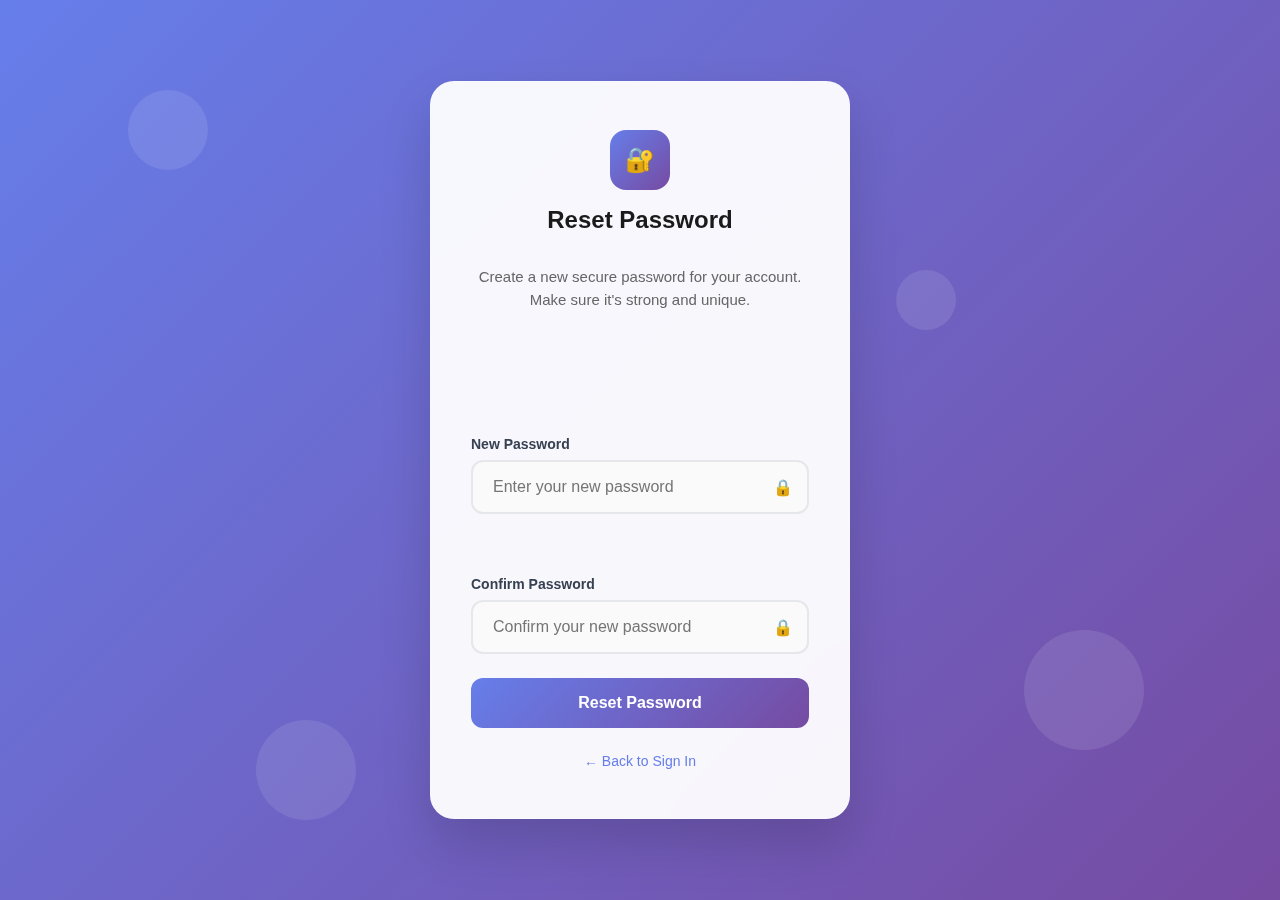
<file: 03_Userresetpasswordpage.html>
<!DOCTYPE html>
<html lang="en">
<head>
    <meta charset="UTF-8">
    <meta name="viewport" content="width=device-width, initial-scale=1.0">
    <title>Reset Password - SecureApp</title>
    <style>
        * {
            margin: 0;
            padding: 0;
            box-sizing: border-box;
        }

        body {
            font-family: 'Inter', -apple-system, BlinkMacSystemFont, sans-serif;
            background: linear-gradient(135deg, #667eea 0%, #764ba2 100%);
            min-height: 100vh;
            display: flex;
            align-items: center;
            justify-content: center;
            padding: 20px;
            overflow-x: hidden;
        }

        .background-shapes {
            position: fixed;
            top: 0;
            left: 0;
            width: 100%;
            height: 100%;
            z-index: -1;
            overflow: hidden;
        }

        .shape {
            position: absolute;
            border-radius: 50%;
            background: rgba(255, 255, 255, 0.1);
            animation: float 20s infinite linear;
        }

        .shape:nth-child(1) {
            width: 80px;
            height: 80px;
            top: 10%;
            left: 10%;
            animation-delay: 0s;
        }

        .shape:nth-child(2) {
            width: 120px;
            height: 120px;
            top: 70%;
            left: 80%;
            animation-delay: -5s;
        }

        .shape:nth-child(3) {
            width: 60px;
            height: 60px;
            top: 30%;
            left: 70%;
            animation-delay: -10s;
        }

        .shape:nth-child(4) {
            width: 100px;
            height: 100px;
            top: 80%;
            left: 20%;
            animation-delay: -15s;
        }

        @keyframes float {
            0%, 100% {
                transform: translateY(0px) rotate(0deg);
                opacity: 0.7;
            }
            50% {
                transform: translateY(-20px) rotate(180deg);
                opacity: 1;
            }
        }

        .container {
            background: rgba(255, 255, 255, 0.95);
            backdrop-filter: blur(20px);
            border-radius: 24px;
            padding: 48px 40px;
            width: 100%;
            max-width: 420px;
            box-shadow: 0 25px 50px rgba(0, 0, 0, 0.15);
            border: 1px solid rgba(255, 255, 255, 0.2);
            animation: slideUp 0.8s ease-out;
            position: relative;
        }

        @keyframes slideUp {
            from {
                opacity: 0;
                transform: translateY(30px);
            }
            to {
                opacity: 1;
                transform: translateY(0);
            }
        }

        .logo {
            text-align: center;
            margin-bottom: 32px;
        }

        .logo-icon {
            width: 60px;
            height: 60px;
            background: linear-gradient(135deg, #667eea, #764ba2);
            border-radius: 16px;
            display: flex;
            align-items: center;
            justify-content: center;
            margin: 0 auto 16px;
            color: white;
            font-size: 24px;
            font-weight: bold;
            animation: pulse 2s infinite;
        }

        @keyframes pulse {
            0%, 100% {
                transform: scale(1);
            }
            50% {
                transform: scale(1.05);
            }
        }

        .logo h1 {
            font-size: 24px;
            font-weight: 700;
            color: #1a1a1a;
            margin-bottom: 8px;
        }

        .subtitle {
            color: #666;
            font-size: 15px;
            line-height: 1.5;
            text-align: center;
            margin-bottom: 32px;
        }

        .form-group {
            margin-bottom: 24px;
            position: relative;
        }

        .form-group label {
            display: block;
            font-size: 14px;
            font-weight: 600;
            color: #374151;
            margin-bottom: 8px;
        }

        .input-wrapper {
            position: relative;
        }

        .form-group input {
            width: 100%;
            padding: 16px 20px;
            border: 2px solid #e5e7eb;
            border-radius: 12px;
            font-size: 16px;
            transition: all 0.3s ease;
            background: #fafafa;
            outline: none;
        }

        .form-group input:focus {
            border-color: #667eea;
            background: white;
            box-shadow: 0 0 0 4px rgba(102, 126, 234, 0.1);
            transform: translateY(-1px);
        }

        .form-group input.error {
            border-color: #ef4444;
            background: #fef2f2;
        }

        .form-group input.success {
            border-color: #10b981;
            background: #f0fdf4;
        }

        .input-icon {
            position: absolute;
            right: 16px;
            top: 50%;
            transform: translateY(-50%);
            color: #9ca3af;
            transition: all 0.3s ease;
        }

        .input-icon.success {
            color: #10b981;
        }

        .input-icon.error {
            color: #ef4444;
        }

        .error-message {
            color: #ef4444;
            font-size: 13px;
            margin-top: 6px;
            opacity: 0;
            transform: translateY(-5px);
            transition: all 0.3s ease;
        }

        .error-message.show {
            opacity: 1;
            transform: translateY(0);
        }

        .strength-meter {
            margin-top: 12px;
            opacity: 0;
            transform: translateY(-10px);
            transition: all 0.3s ease;
        }

        .strength-meter.show {
            opacity: 1;
            transform: translateY(0);
        }

        .strength-bar {
            height: 4px;
            background: #e5e7eb;
            border-radius: 2px;
            overflow: hidden;
            margin-bottom: 8px;
        }

        .strength-fill {
            height: 100%;
            width: 0%;
            transition: all 0.3s ease;
            border-radius: 2px;
        }

        .strength-fill.weak {
            background: #ef4444;
            width: 25%;
        }

        .strength-fill.fair {
            background: #f59e0b;
            width: 50%;
        }

        .strength-fill.good {
            background: #3b82f6;
            width: 75%;
        }

        .strength-fill.strong {
            background: #10b981;
            width: 100%;
        }

        .strength-text {
            font-size: 12px;
            font-weight: 500;
        }

        .strength-text.weak {
            color: #ef4444;
        }

        .strength-text.fair {
            color: #f59e0b;
        }

        .strength-text.good {
            color: #3b82f6;
        }

        .strength-text.strong {
            color: #10b981;
        }

        .reset-btn {
            width: 100%;
            background: linear-gradient(135deg, #667eea, #764ba2);
            color: white;
            border: none;
            padding: 16px 20px;
            border-radius: 12px;
            font-size: 16px;
            font-weight: 600;
            cursor: pointer;
            transition: all 0.3s ease;
            position: relative;
            overflow: hidden;
        }

        .reset-btn:hover {
            transform: translateY(-2px);
            box-shadow: 0 12px 25px rgba(102, 126, 234, 0.4);
        }

        .reset-btn:active {
            transform: translateY(0);
        }

        .reset-btn.loading {
            pointer-events: none;
        }

        .btn-text {
            transition: opacity 0.3s ease;
        }

        .loader {
            position: absolute;
            top: 50%;
            left: 50%;
            transform: translate(-50%, -50%);
            width: 20px;
            height: 20px;
            border: 2px solid rgba(255, 255, 255, 0.3);
            border-top: 2px solid white;
            border-radius: 50%;
            animation: spin 1s linear infinite;
            opacity: 0;
            transition: opacity 0.3s ease;
        }

        .reset-btn.loading .loader {
            opacity: 1;
        }

        .reset-btn.loading .btn-text {
            opacity: 0;
        }

        @keyframes spin {
            0% { transform: translate(-50%, -50%) rotate(0deg); }
            100% { transform: translate(-50%, -50%) rotate(360deg); }
        }

        .back-link {
            text-align: center;
            margin-top: 24px;
        }

        .back-link a {
            color: #667eea;
            text-decoration: none;
            font-size: 14px;
            font-weight: 500;
            transition: all 0.3s ease;
        }

        .back-link a:hover {
            color: #764ba2;
            text-decoration: underline;
        }

        .success-message {
            background: linear-gradient(135deg, #10b981, #059669);
            color: white;
            padding: 16px 20px;
            border-radius: 12px;
            text-align: center;
            margin-bottom: 24px;
            opacity: 0;
            transform: translateY(-10px);
            transition: all 0.5s ease;
        }

        .success-message.show {
            opacity: 1;
            transform: translateY(0);
        }

        @media (max-width: 480px) {
            .container {
                padding: 32px 24px;
                margin: 20px;
            }
            
            .logo h1 {
                font-size: 20px;
            }
        }
    </style>
</head>
<body>
    <div class="background-shapes">
        <div class="shape"></div>
        <div class="shape"></div>
        <div class="shape"></div>
        <div class="shape"></div>
    </div>

    <div class="container">
        <div class="logo">
            <div class="logo-icon">🔐</div>
            <h1>Reset Password</h1>
        </div>
        
        <p class="subtitle">
            Create a new secure password for your account. Make sure it's strong and unique.
        </p>

        <div id="successMessage" class="success-message">
            🎉 Password reset successfully! You can now sign in with your new password.
        </div>

        <form id="resetForm">
            <div class="form-group">
                <label for="newPassword">New Password</label>
                <div class="input-wrapper">
                    <input type="password" id="newPassword" name="newPassword" placeholder="Enter your new password">
                    <span class="input-icon" id="newPasswordIcon">🔒</span>
                </div>
                <div class="error-message" id="newPasswordError"></div>
                <div class="strength-meter" id="strengthMeter">
                    <div class="strength-bar">
                        <div class="strength-fill" id="strengthFill"></div>
                    </div>
                    <div class="strength-text" id="strengthText">Password strength</div>
                </div>
            </div>

            <div class="form-group">
                <label for="confirmPassword">Confirm Password</label>
                <div class="input-wrapper">
                    <input type="password" id="confirmPassword" name="confirmPassword" placeholder="Confirm your new password">
                    <span class="input-icon" id="confirmPasswordIcon">🔒</span>
                </div>
                <div class="error-message" id="confirmPasswordError"></div>
            </div>

            <button type="submit" class="reset-btn" id="resetBtn">
                <span class="btn-text">Reset Password</span>
                <div class="loader"></div>
            </button>
        </form>

        <div class="back-link">
            <a href="#" onclick="goBack()">← Back to Sign In</a>
        </div>
    </div>

    <script>
        const form = document.getElementById('resetForm');
        const newPasswordInput = document.getElementById('newPassword');
        const confirmPasswordInput = document.getElementById('confirmPassword');
        const resetBtn = document.getElementById('resetBtn');
        const successMessage = document.getElementById('successMessage');
        const strengthMeter = document.getElementById('strengthMeter');
        const strengthFill = document.getElementById('strengthFill');
        const strengthText = document.getElementById('strengthText');

        // Password strength checker
        function checkPasswordStrength(password) {
            let score = 0;
            let strength = 'weak';

            if (password.length >= 8) score += 1;
            if (/[a-z]/.test(password)) score += 1;
            if (/[A-Z]/.test(password)) score += 1;
            if (/[0-9]/.test(password)) score += 1;
            if (/[^A-Za-z0-9]/.test(password)) score += 1;

            if (score >= 4) strength = 'strong';
            else if (score >= 3) strength = 'good';
            else if (score >= 2) strength = 'fair';

            return { score, strength };
        }

        // Update password strength indicator
        function updateStrengthMeter(password) {
            if (password.length === 0) {
                strengthMeter.classList.remove('show');
                return;
            }

            strengthMeter.classList.add('show');
            const { strength } = checkPasswordStrength(password);
            
            strengthFill.className = `strength-fill ${strength}`;
            strengthText.className = `strength-text ${strength}`;
            strengthText.textContent = `Password strength: ${strength.charAt(0).toUpperCase() + strength.slice(1)}`;
        }

        // Validate individual field
        function validateField(input, validationFn, errorElementId, iconElementId) {
            const value = input.value;
            const errorElement = document.getElementById(errorElementId);
            const iconElement = document.getElementById(iconElementId);
            const isValid = validationFn(value);

            if (value === '') {
                input.classList.remove('error', 'success');
                errorElement.classList.remove('show');
                iconElement.className = 'input-icon';
                iconElement.textContent = '🔒';
                return null;
            }

            if (isValid.valid) {
                input.classList.remove('error');
                input.classList.add('success');
                errorElement.classList.remove('show');
                iconElement.className = 'input-icon success';
                iconElement.textContent = '✓';
                return true;
            } else {
                input.classList.remove('success');
                input.classList.add('error');
                errorElement.textContent = isValid.message;
                errorElement.classList.add('show');
                iconElement.className = 'input-icon error';
                iconElement.textContent = '✗';
                return false;
            }
        }

        // Validation functions
        function validateNewPassword(password) {
            if (password.length < 8) {
                return { valid: false, message: 'Password must be at least 8 characters long' };
            }
            if (!/(?=.*[a-z])/.test(password)) {
                return { valid: false, message: 'Password must contain at least one lowercase letter' };
            }
            if (!/(?=.*[A-Z])/.test(password)) {
                return { valid: false, message: 'Password must contain at least one uppercase letter' };
            }
            if (!/(?=.*[0-9])/.test(password)) {
                return { valid: false, message: 'Password must contain at least one number' };
            }
            return { valid: true };
        }

        function validateConfirmPassword(confirmPassword) {
            const newPassword = newPasswordInput.value;
            if (confirmPassword !== newPassword) {
                return { valid: false, message: 'Passwords do not match' };
            }
            return { valid: true };
        }

        // Event listeners
        newPasswordInput.addEventListener('input', function() {
            updateStrengthMeter(this.value);
            validateField(this, validateNewPassword, 'newPasswordError', 'newPasswordIcon');
            
            // Re-validate confirm password if it has value
            if (confirmPasswordInput.value) {
                validateField(confirmPasswordInput, validateConfirmPassword, 'confirmPasswordError', 'confirmPasswordIcon');
            }
        });

        confirmPasswordInput.addEventListener('input', function() {
            validateField(this, validateConfirmPassword, 'confirmPasswordError', 'confirmPasswordIcon');
        });

        // Form submission
        form.addEventListener('submit', function(e) {
            e.preventDefault();
            
            const newPasswordValid = validateField(newPasswordInput, validateNewPassword, 'newPasswordError', 'newPasswordIcon');
            const confirmPasswordValid = validateField(confirmPasswordInput, validateConfirmPassword, 'confirmPasswordError', 'confirmPasswordIcon');
            
            if (newPasswordValid && confirmPasswordValid) {
                // Show loading state
                resetBtn.classList.add('loading');
                
                // Simulate API call
                setTimeout(() => {
                    resetBtn.classList.remove('loading');
                    form.style.opacity = '0.5';
                    form.style.pointerEvents = 'none';
                    successMessage.classList.add('show');
                    
                    // Simulate redirect after success
                    setTimeout(() => {
                        alert('Redirecting to sign in page...');
                    }, 2000);
                }, 2000);
            }
        });

        function goBack() {
            alert('Redirecting to sign in page...');
        }

        // Add some interactive hover effects
        document.querySelectorAll('.form-group input').forEach(input => {
            input.addEventListener('mouseenter', function() {
                if (!this.classList.contains('error') && !this.classList.contains('success')) {
                    this.style.borderColor = '#9ca3af';
                }
            });
            
            input.addEventListener('mouseleave', function() {
                if (!this.classList.contains('error') && !this.classList.contains('success') && this !== document.activeElement) {
                    this.style.borderColor = '#e5e7eb';
                }
            });
        });
    </script>
</body>
</html>
</file>
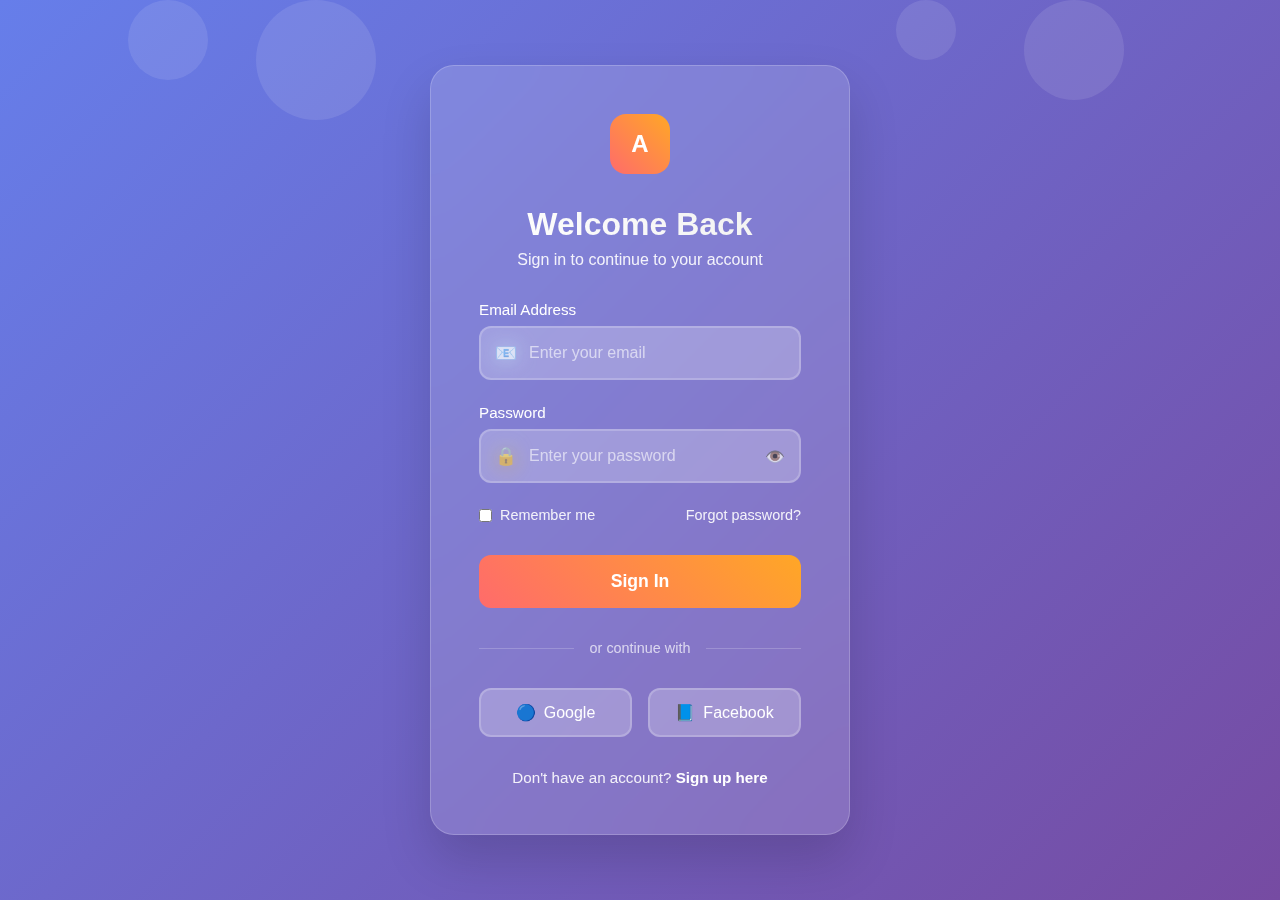
<file: 04_User login page.html>
<!DOCTYPE html>
<html lang="en">
<head>
    <meta charset="UTF-8">
    <meta name="viewport" content="width=device-width, initial-scale=1.0">
    <title>Login - Welcome Back</title>
    <style>
        * {
            margin: 0;
            padding: 0;
            box-sizing: border-box;
        }

        body {
            font-family: 'Inter', -apple-system, BlinkMacSystemFont, 'Segoe UI', Roboto, sans-serif;
            background: linear-gradient(135deg, #667eea 0%, #764ba2 100%);
            min-height: 100vh;
            display: flex;
            align-items: center;
            justify-content: center;
            overflow: hidden;
            position: relative;
        }

        /* Animated background particles */
        .bg-animation {
            position: absolute;
            top: 0;
            left: 0;
            width: 100%;
            height: 100%;
            overflow: hidden;
            z-index: 0;
        }

        .particle {
            position: absolute;
            background: rgba(255, 255, 255, 0.1);
            border-radius: 50%;
            animation: float 6s ease-in-out infinite;
        }

        .particle:nth-child(1) { width: 80px; height: 80px; left: 10%; animation-delay: 0s; }
        .particle:nth-child(2) { width: 120px; height: 120px; left: 20%; animation-delay: 2s; }
        .particle:nth-child(3) { width: 60px; height: 60px; left: 70%; animation-delay: 4s; }
        .particle:nth-child(4) { width: 100px; height: 100px; left: 80%; animation-delay: 1s; }

        @keyframes float {
            0%, 100% { transform: translateY(0px) rotate(0deg); opacity: 0.7; }
            50% { transform: translateY(-20px) rotate(180deg); opacity: 1; }
        }

        .login-container {
            background: rgba(255, 255, 255, 0.15);
            backdrop-filter: blur(20px);
            border: 1px solid rgba(255, 255, 255, 0.2);
            border-radius: 24px;
            padding: 3rem;
            width: 100%;
            max-width: 420px;
            box-shadow: 0 25px 50px rgba(0, 0, 0, 0.15);
            position: relative;
            z-index: 1;
            animation: slideIn 0.8s ease-out;
        }

        @keyframes slideIn {
            from {
                opacity: 0;
                transform: translateY(30px);
            }
            to {
                opacity: 1;
                transform: translateY(0);
            }
        }

        .logo {
            text-align: center;
            margin-bottom: 2rem;
        }

        .logo-icon {
            width: 60px;
            height: 60px;
            background: linear-gradient(45deg, #ff6b6b, #ffa726);
            border-radius: 16px;
            margin: 0 auto 1rem;
            display: flex;
            align-items: center;
            justify-content: center;
            font-size: 24px;
            color: white;
            font-weight: bold;
            animation: pulse 2s ease-in-out infinite;
        }

        @keyframes pulse {
            0%, 100% { transform: scale(1); }
            50% { transform: scale(1.05); }
        }

        .welcome-text {
            color: white;
            text-align: center;
            margin-bottom: 2rem;
        }

        .welcome-text h1 {
            font-size: 2rem;
            font-weight: 700;
            margin-bottom: 0.5rem;
            background: linear-gradient(45deg, #fff, #f0f0f0);
            -webkit-background-clip: text;
            -webkit-text-fill-color: transparent;
            background-clip: text;
        }

        .welcome-text p {
            opacity: 0.9;
            font-size: 1rem;
        }

        .form-group {
            margin-bottom: 1.5rem;
            position: relative;
        }

        .form-group label {
            display: block;
            color: white;
            font-weight: 500;
            margin-bottom: 0.5rem;
            font-size: 0.95rem;
        }

        .input-wrapper {
            position: relative;
        }

        .form-group input {
            width: 100%;
            padding: 1rem 1rem 1rem 3rem;
            border: 2px solid rgba(255, 255, 255, 0.2);
            border-radius: 12px;
            background: rgba(255, 255, 255, 0.1);
            color: white;
            font-size: 1rem;
            transition: all 0.3s ease;
            backdrop-filter: blur(10px);
        }

        .form-group input::placeholder {
            color: rgba(255, 255, 255, 0.6);
        }

        .form-group input:focus {
            outline: none;
            border-color: rgba(255, 255, 255, 0.5);
            background: rgba(255, 255, 255, 0.15);
            transform: translateY(-2px);
            box-shadow: 0 10px 30px rgba(0, 0, 0, 0.1);
        }

        .input-icon {
            position: absolute;
            left: 1rem;
            top: 50%;
            transform: translateY(-50%);
            color: rgba(255, 255, 255, 0.7);
            font-size: 1.1rem;
        }

        .password-toggle {
            position: absolute;
            right: 1rem;
            top: 50%;
            transform: translateY(-50%);
            color: rgba(255, 255, 255, 0.7);
            cursor: pointer;
            transition: color 0.3s ease;
        }

        .password-toggle:hover {
            color: white;
        }

        .form-options {
            display: flex;
            justify-content: space-between;
            align-items: center;
            margin-bottom: 2rem;
            font-size: 0.9rem;
        }

        .remember-me {
            display: flex;
            align-items: center;
            color: rgba(255, 255, 255, 0.9);
        }

        .remember-me input {
            margin-right: 0.5rem;
            accent-color: #ff6b6b;
        }

        .forgot-password {
            color: rgba(255, 255, 255, 0.9);
            text-decoration: none;
            transition: color 0.3s ease;
        }

        .forgot-password:hover {
            color: white;
            text-decoration: underline;
        }

        .login-btn {
            width: 100%;
            padding: 1rem;
            border: none;
            border-radius: 12px;
            background: linear-gradient(45deg, #ff6b6b, #ffa726);
            color: white;
            font-size: 1.1rem;
            font-weight: 600;
            cursor: pointer;
            transition: all 0.3s ease;
            position: relative;
            overflow: hidden;
        }

        .login-btn:hover {
            transform: translateY(-2px);
            box-shadow: 0 15px 35px rgba(255, 107, 107, 0.4);
        }

        .login-btn:active {
            transform: translateY(0);
        }

        .login-btn::before {
            content: '';
            position: absolute;
            top: 0;
            left: -100%;
            width: 100%;
            height: 100%;
            background: linear-gradient(90deg, transparent, rgba(255, 255, 255, 0.2), transparent);
            transition: left 0.5s ease;
        }

        .login-btn:hover::before {
            left: 100%;
        }

        .divider {
            display: flex;
            align-items: center;
            margin: 2rem 0;
            color: rgba(255, 255, 255, 0.7);
            font-size: 0.9rem;
        }

        .divider::before,
        .divider::after {
            content: '';
            flex: 1;
            height: 1px;
            background: rgba(255, 255, 255, 0.2);
        }

        .divider span {
            padding: 0 1rem;
        }

        .social-login {
            display: flex;
            gap: 1rem;
            margin-bottom: 2rem;
        }

        .social-btn {
            flex: 1;
            padding: 0.8rem;
            border: 2px solid rgba(255, 255, 255, 0.2);
            border-radius: 12px;
            background: rgba(255, 255, 255, 0.1);
            color: white;
            text-decoration: none;
            display: flex;
            align-items: center;
            justify-content: center;
            gap: 0.5rem;
            transition: all 0.3s ease;
            backdrop-filter: blur(10px);
        }

        .social-btn:hover {
            background: rgba(255, 255, 255, 0.2);
            transform: translateY(-2px);
            border-color: rgba(255, 255, 255, 0.4);
        }

        .signup-link {
            text-align: center;
            color: rgba(255, 255, 255, 0.9);
            font-size: 0.95rem;
        }

        .signup-link a {
            color: white;
            text-decoration: none;
            font-weight: 600;
            transition: all 0.3s ease;
        }

        .signup-link a:hover {
            text-decoration: underline;
        }

        @media (max-width: 480px) {
            .login-container {
                margin: 1rem;
                padding: 2rem;
            }
            
            .welcome-text h1 {
                font-size: 1.5rem;
            }
        }
    </style>
</head>
<body>
    <div class="bg-animation">
        <div class="particle"></div>
        <div class="particle"></div>
        <div class="particle"></div>
        <div class="particle"></div>
    </div>

    <div class="login-container">
        <div class="logo">
            <div class="logo-icon">A</div>
        </div>

        <div class="welcome-text">
            <h1>Welcome Back</h1>
            <p>Sign in to continue to your account</p>
        </div>

        <form id="loginForm">
            <div class="form-group">
                <label for="email">Email Address</label>
                <div class="input-wrapper">
                    <span class="input-icon">📧</span>
                    <input type="email" id="email" name="email" placeholder="Enter your email" required>
                </div>
            </div>

            <div class="form-group">
                <label for="password">Password</label>
                <div class="input-wrapper">
                    <span class="input-icon">🔒</span>
                    <input type="password" id="password" name="password" placeholder="Enter your password" required>
                    <span class="password-toggle" onclick="togglePassword()">👁️</span>
                </div>
            </div>

            <div class="form-options">
                <label class="remember-me">
                    <input type="checkbox" id="remember">
                    Remember me
                </label>
                <a href="#" class="forgot-password">Forgot password?</a>
            </div>

            <button type="submit" class="login-btn">Sign In</button>
        </form>

        <div class="divider">
            <span>or continue with</span>
        </div>

        <div class="social-login">
            <a href="#" class="social-btn">
                <span>🔵</span> Google
            </a>
            <a href="#" class="social-btn">
                <span>📘</span> Facebook
            </a>
        </div>

        <div class="signup-link">
            Don't have an account? <a href="#">Sign up here</a>
        </div>
    </div>

    <script>
        function togglePassword() {
            const passwordInput = document.getElementById('password');
            const toggleIcon = document.querySelector('.password-toggle');
            
            if (passwordInput.type === 'password') {
                passwordInput.type = 'text';
                toggleIcon.textContent = '🙈';
            } else {
                passwordInput.type = 'password';
                toggleIcon.textContent = '👁️';
            }
        }

        document.getElementById('loginForm').addEventListener('submit', function(e) {
            e.preventDefault();
            
            const email = document.getElementById('email').value;
            const password = document.getElementById('password').value;
            
            if (email && password) {
                // Simulate login process
                const loginBtn = document.querySelector('.login-btn');
                loginBtn.textContent = 'Signing In...';
                loginBtn.style.background = 'linear-gradient(45deg, #4CAF50, #45a049)';
                
                setTimeout(() => {
                    alert('Login successful! (This is a demo)');
                    loginBtn.textContent = 'Sign In';
                    loginBtn.style.background = 'linear-gradient(45deg, #ff6b6b, #ffa726)';
                }, 2000);
            }
        });

        // Add floating animation to form elements on focus
        const inputs = document.querySelectorAll('input');
        inputs.forEach(input => {
            input.addEventListener('focus', function() {
                this.parentElement.style.transform = 'scale(1.02)';
            });
            
            input.addEventListener('blur', function() {
                this.parentElement.style.transform = 'scale(1)';
            });
        });
    </script>
</body>
</html>
</file>
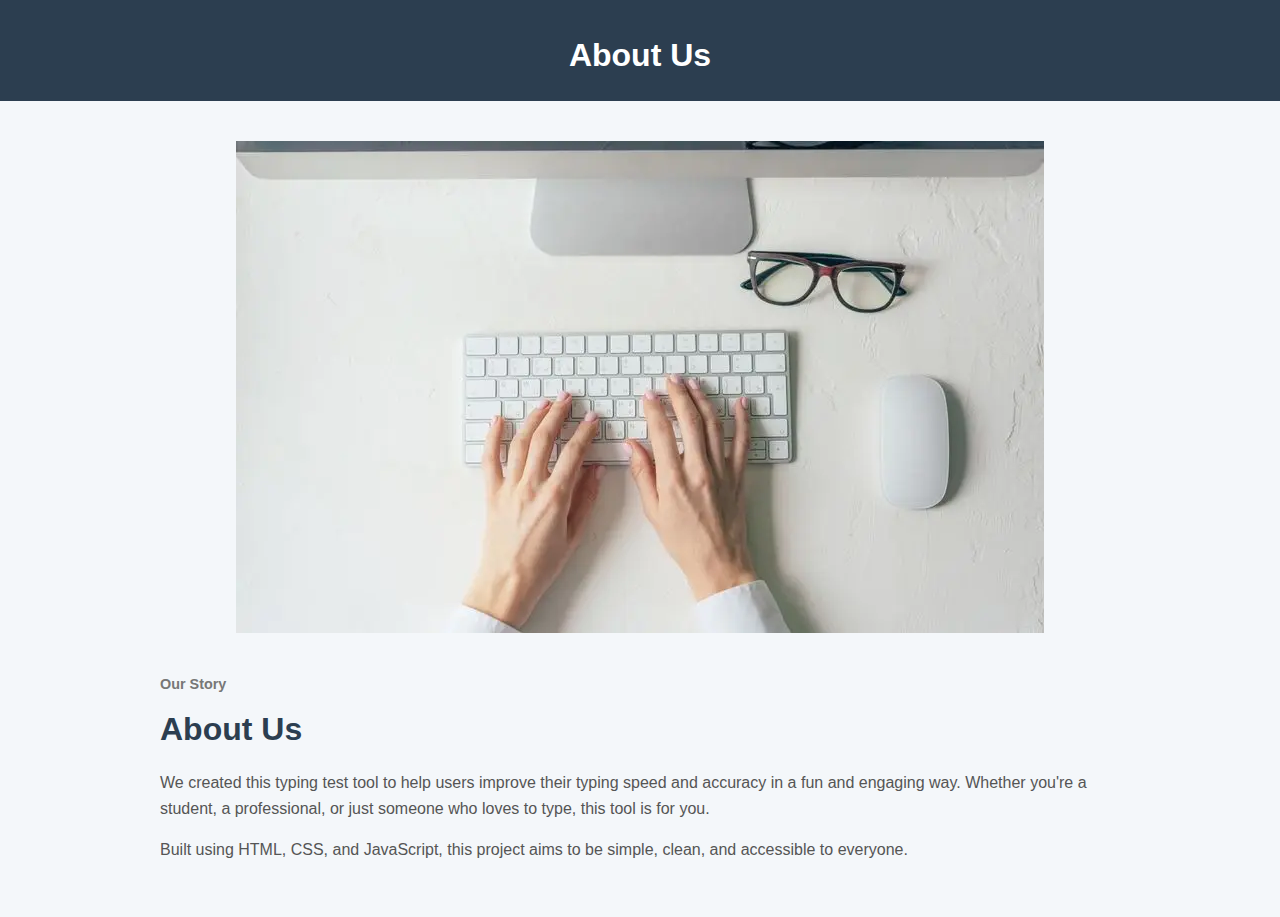
<file: about.html>
<!DOCTYPE html>
<html lang="en">
  <head>
    <meta charset="UTF-8" />
    <meta name="viewport" content="width=device-width, initial-scale=1.0" />
    <title>About Us</title>
    <style>
      * {
        margin: 0;
        padding: 0;
        box-sizing: border-box;
      }

      body {
        font-family: "Segoe UI", Tahoma, Geneva, Verdana, sans-serif;
        background-color: #f4f7fa;
        color: #333;
        line-height: 1.6;
      }

      header {
        background-color: #2c3e50;
        color: white;
        padding: 20px 40px;
      }

      nav {
        display: flex;
        justify-content: right;
        gap: 20px;
        margin-bottom: 10px;
      }

      nav a {
        color: white;
        text-decoration: none;
        font-weight: bold;
        transition: color 0.3s ease;
      }

      nav a:hover {
        color: #1abc9c;
      }

      header h1 {
        font-size: 2rem;
        margin-top: 10px;
        text-align: center;
      }

      .about-container {
        display: flex;
        flex-wrap: wrap;
        max-width: 1000px;
        margin: 40px auto;
        padding: 0 20px;
        align-items: center;
        gap: 40px;
      }

      .about-image {
        flex: 1 1 300px;
        min-height: 300px;

        display: flex;
        align-items: center;
        justify-content: center;
        border-radius: 10px;
      }

      .about-text {
        flex: 1 1 400px;
      }

      .about-text h4 {
        color: #777;
        font-size: 0.9rem;
        margin-bottom: 8px;
      }

      .about-text h2 {
        font-size: 2rem;
        color: #2c3e50;
        margin-bottom: 15px;
      }

      .about-text p {
        color: #555;
        margin-bottom: 15px;
      }
    </style>
  </head>
  <body>
    <header>
      <h1>About Us</h1>
    </header>

    <div class="about-container">
      <div class="about-image"><img src="img/image.png" alt="typing" /></div>
      <div class="about-text">
        <h4>Our Story</h4>
        <h2>About Us</h2>
        <p>
          We created this typing test tool to help users improve their typing
          speed and accuracy in a fun and engaging way. Whether you're a
          student, a professional, or just someone who loves to type, this tool
          is for you.
        </p>
        <p>
          Built using HTML, CSS, and JavaScript, this project aims to be simple,
          clean, and accessible to everyone.
        </p>
      </div>
    </div>
  </body>
</html>
</file>
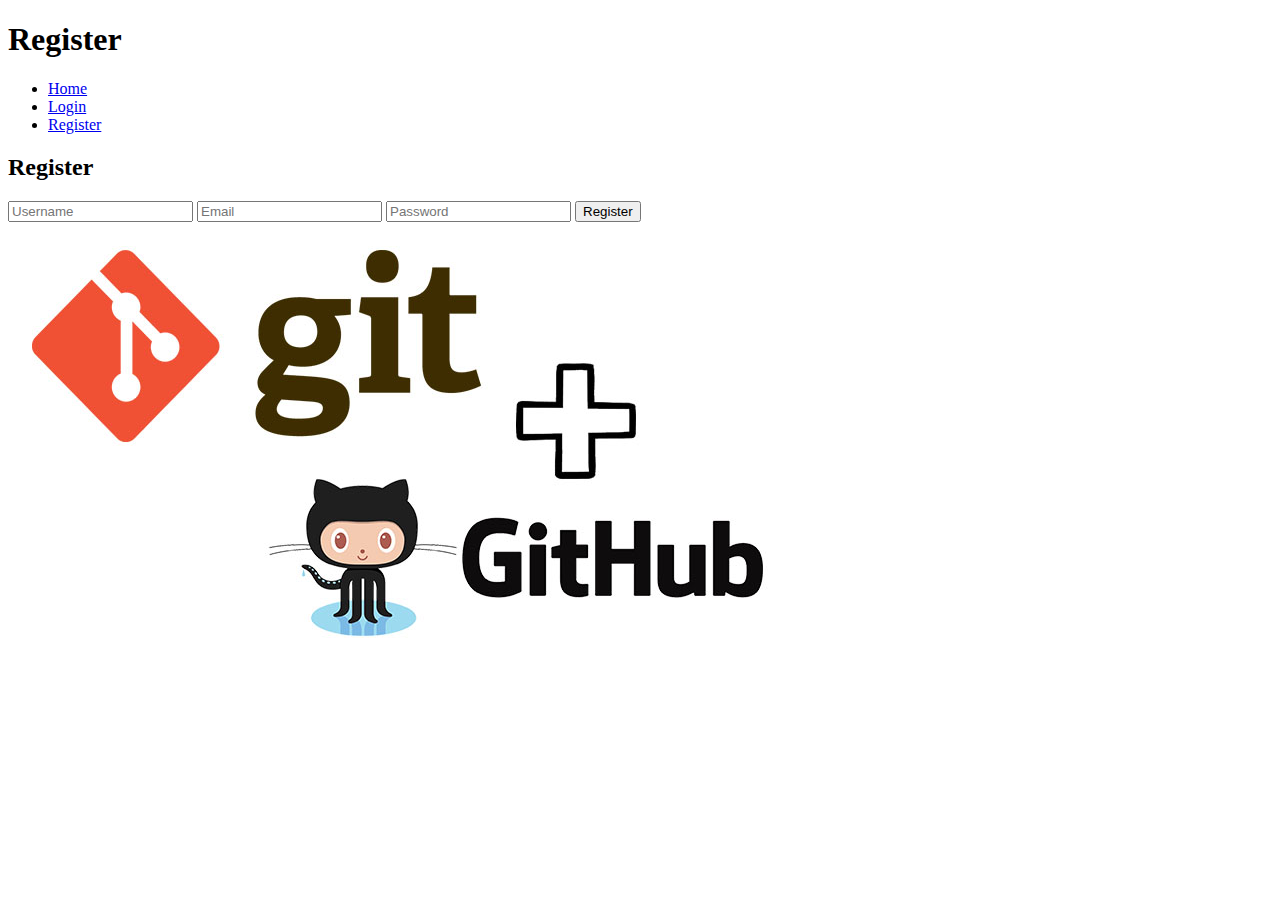
<file: Home.html>
<!DOCTYPE html>
<html lang="en">
<head>
    <meta charset="UTF-8">
    <meta name="viewport" content="width=device-width, initial-scale=1.0">
    <title>Document</title>
</head>
<body>
    <header>
    <h1>Register</h1>
    <nav>
        <ul>
            <li><a href="Home.html">Home</a></li>
            <li><a href="login.html">Login</a></li>
            <li><a href="register.html">Register</a></li>
        </ul>
    </nav>
</header>

<div class="container">
    <h2>Register</h2>
    <form>
        <input type="text" placeholder="Username" required>
        <input type="email" placeholder="Email" required>
        <input type="password" placeholder="Password" required>
        <button type="submit">Register</button>
    </form>
</div>
<div class="image">
    <img src="image.png" alt="Description of image">
</div>

</body>
</html>
</file>
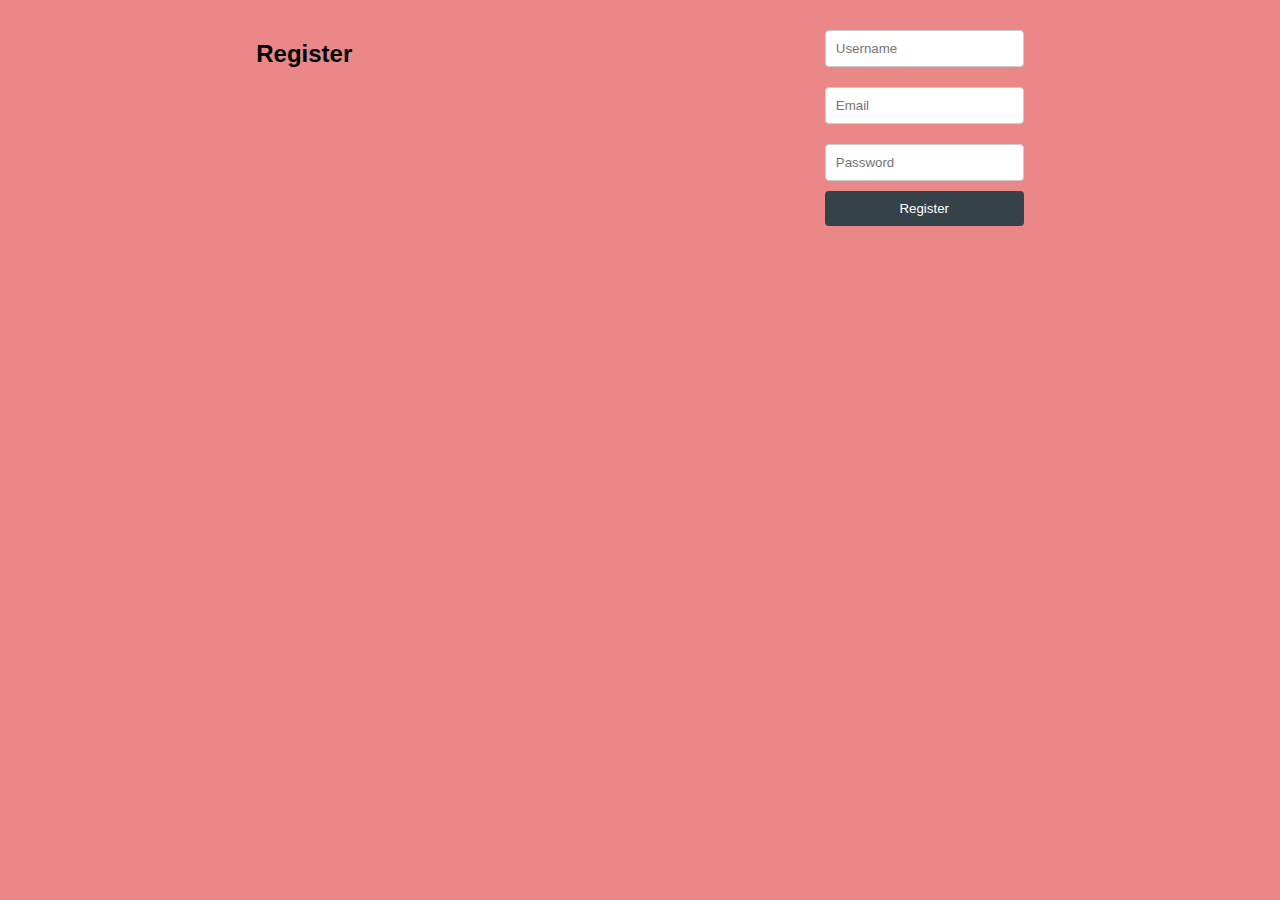
<file: register.html>
<!DOCTYPE html>
<html lang="en">
<head>
    <meta charset="UTF-8">
    <meta name="viewport" content="width=device-width, initial-scale=1.0">
    <title>Document</title>
    <link rel="stylesheet" href="style.css">
</head>
<body>
    <div class="container">
    <h2>Register</h2>
    <form>
        <input type="text" placeholder="Username" required>
        <input type="email" placeholder="Email" required>
        <input type="password" placeholder="Password" required>
        <button type="submit">Register</button>
    </form>
</div>
    
    
</body>
</html>
</file>
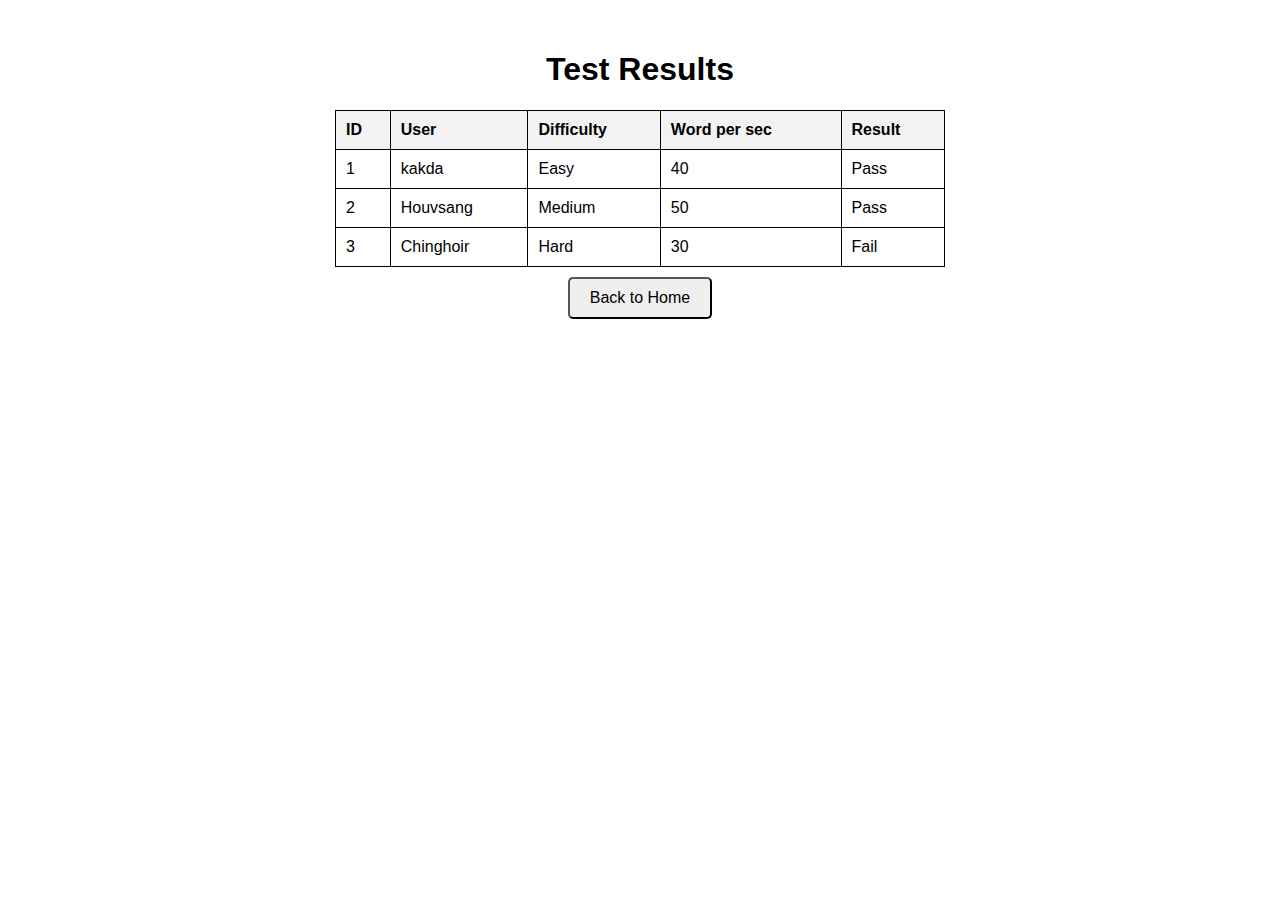
<file: TestResult.html>
<!DOCTYPE html>
<html lang="en">
<head>
    <meta charset="UTF-8">
    <meta name="viewport" content="width=device-width, initial-scale=1.0">
    <title>Document</title>

    <style>
        body {
            font-family: Arial, sans-serif;
            margin: 10px;
            padding: 20px;
            display: flex;
            flex-direction: column;
            justify-content: center;
            align-items: center;
        }
        h1 {
            text-align: center;
        }
        table {
            width: 50%;
            border-collapse: collapse;
        }
        th, td {
            border: 1px solid black;
            padding: 10px;
            text-align: left;
        }
        th {
            background-color: #f2f2f2;
        }
        button{
            margin-top: 10px;
            padding: 10px 20px;
            border-radius: 5px;
            cursor: pointer;
            font-size: 16px;
        }
        a {
            text-decoration: none;
            color: black;
        }
    </style>

</head>



<body>
    <h1>Test Results</h1>
    <table>
        <tr>
            <th>ID</th>
            <th>User</th>
            <th>Difficulty</th>
            <th>Word per sec</th>
            <th>Result</th>
        </tr>
        <tr>
            <td>1</td>
            <td>kakda</td>
            <td>Easy</td>
            <td>40</td>
            <td>Pass</td>
        </tr>
        <tr>
            <td>2</td>
            <td>Houvsang</td>
            <td>Medium</td>
            <td>50</td>
            <td>Pass</td>
        </tr>
        <tr>
            <td>3</td>
            <td>Chinghoir</td>
            <td>Hard</td>
            <td>30</td>
            <td>Fail</td>
        </tr>
    </table>

    <button><a href="index.html">Back to Home</a></button>

</body>
</html>
</file>
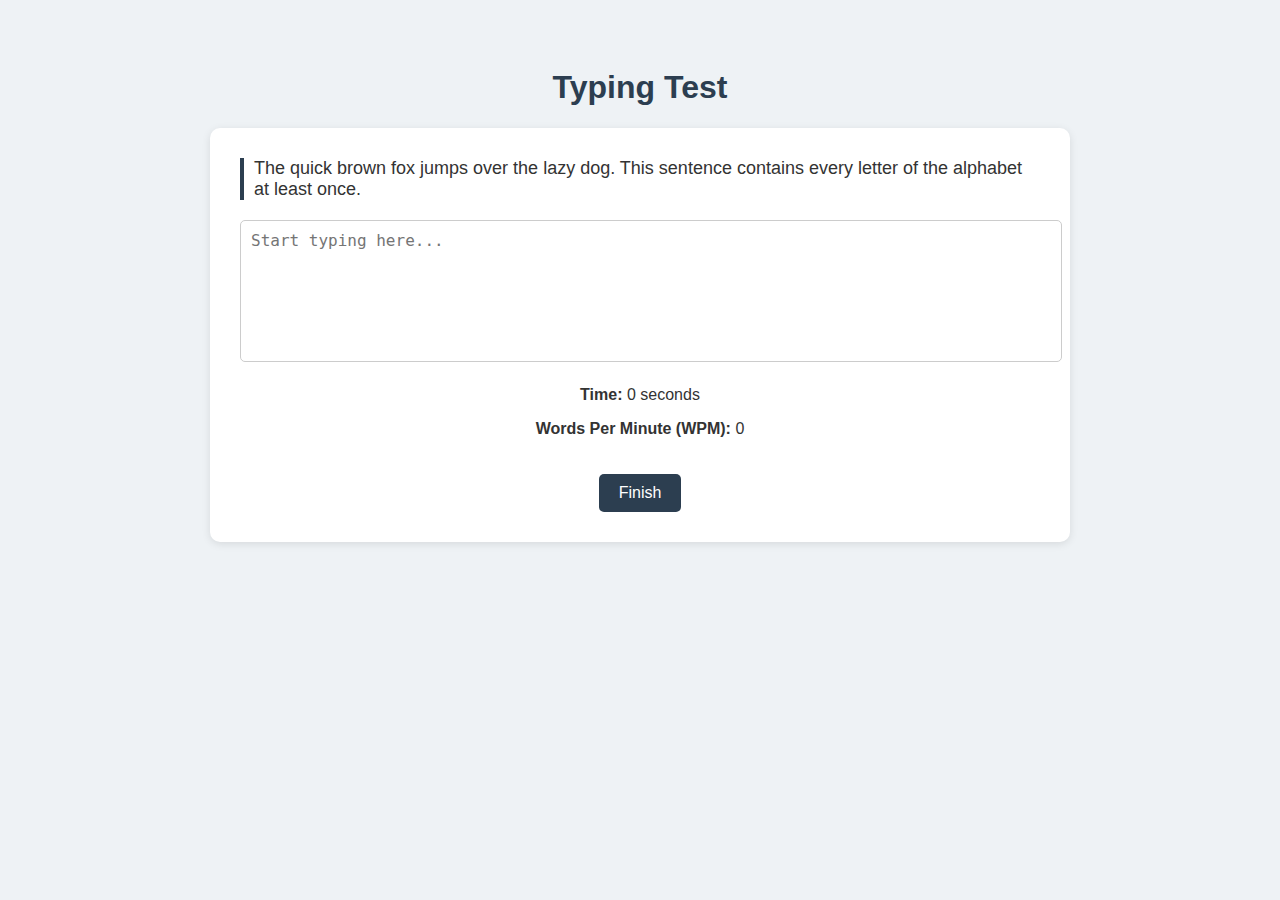
<file: typing.html>
<!DOCTYPE html>
<html lang="en">
<head>
  <meta charset="UTF-8" />
  <meta name="viewport" content="width=device-width, initial-scale=1.0"/>
  <title>Typing Test</title>
  <style>
    body {
      font-family: Arial, sans-serif;
      background-color: #eef2f5;
      padding: 40px;
      color: #333;
      text-align: center;
    }

    h1 {
      color: #2c3e50;
    }

    .test-box {
      background-color: white;
      padding: 30px;
      max-width: 800px;
      margin: 0 auto;
      border-radius: 10px;
      box-shadow: 0 2px 8px rgba(0, 0, 0, 0.1);
    }

    #prompt {
      font-size: 18px;
      margin-bottom: 20px;
      border-left: 4px solid #2c3e50;
      padding-left: 10px;
      text-align: left;
    }

    #typingInput {
      width: 100%;
      height: 120px;
      font-size: 16px;
      padding: 10px;
      border-radius: 5px;
      border: 1px solid #ccc;
      resize: none;
    }

    .info {
      margin-top: 20px;
    }

    button {
      background-color: #2c3e50;
      color: white;
      border: none;
      padding: 10px 20px;
      border-radius: 5px;
      margin-top: 20px;
      font-size: 16px;
      cursor: pointer;
    }

    button:hover {
      background-color: #1a242f;
    }
  </style>
</head>
<body>

  <h1>Typing Test</h1>

  <div class="test-box">
    <div id="prompt">
      The quick brown fox jumps over the lazy dog. This sentence contains every letter of the alphabet at least once.
    </div>

    <textarea id="typingInput" placeholder="Start typing here..." oninput="startTimer()"></textarea>

    <div class="info">
      <p><strong>Time:</strong> <span id="time">0</span> seconds</p>
      <p><strong>Words Per Minute (WPM):</strong> <span id="wpm">0</span></p>
      <button onclick="calculateWPM()">Finish</button>
    </div>
  </div>

  <script>
    let startTime;
    let isTiming = false;

    function startTimer() {
      if (!isTiming) {
        isTiming = true;
        startTime = new Date();

        setInterval(() => {
          if (isTiming) {
            const currentTime = new Date();
            const timePassed = Math.floor((currentTime - startTime) / 1000);
            document.getElementById("time").innerText = timePassed;
          }
        }, 1000);
      }
    }

    function calculateWPM() {
      isTiming = false;
      const endTime = new Date();
      const timeTaken = (endTime - startTime) / 60000; // in minutes

      const typedText = document.getElementById("typingInput").value.trim();
      const wordCount = typedText.split(/\s+/).length;

      const wpm = Math.round(wordCount / timeTaken);
      document.getElementById("wpm").innerText = isNaN(wpm) ? 0 : wpm;
    }
  </script>

</body>
</html>
</file>
<file: style.css>
body {
    font-family: Arial, sans-serif;
    margin: 0;
    padding: 0;
    background-color: #ea8787;
}

header {
    background: #35424a;
    color: #ffffff;
    padding: 10px 0;
    text-align: center;
}

nav {
    margin: 10px 0;
}

nav ul {
    list-style: none;
    padding: 0;
    display: flex;
    justify-content: center;
}

nav li {
    margin: 0 15px;
}

nav a {
    color: #ffffff;
    text-decoration: none;
    padding: 5px 10px;
    border-radius: 4px;
    transition: background 0.3s;
}

nav a:hover {
    background: #2c3e50;
}

.container {
    display: flex;
    flex-wrap: wrap;
    justify-content: space-around;
    padding: 20px;
}

.column {
    flex: 1 1 30%; /* Grow to fill space, minimum width of 30% */
    margin: 10px;
    background: #ffffff;
    padding: 20px;
    border-radius: 8px;
    box-shadow: 0 0 10px rgba(0,0,0,0.1);
}

form {
    display: flex;
    flex-direction: column;
}

input[type="text"],
input[type="password"],
input[type="email"] {
    margin: 10px 0;
    padding: 10px;
    border: 1px solid #ccc;
    border-radius: 4px;
}

button {
    padding: 10px;
    background: #35424a;
    color: #ffffff;
    border: none;
    border-radius: 4px;
    cursor: pointer;
}

button:hover {
    background: #2c3e50;
}
.img{
    width: 100%;
    height: auto;
    border-radius: 8px;
}
</file>
